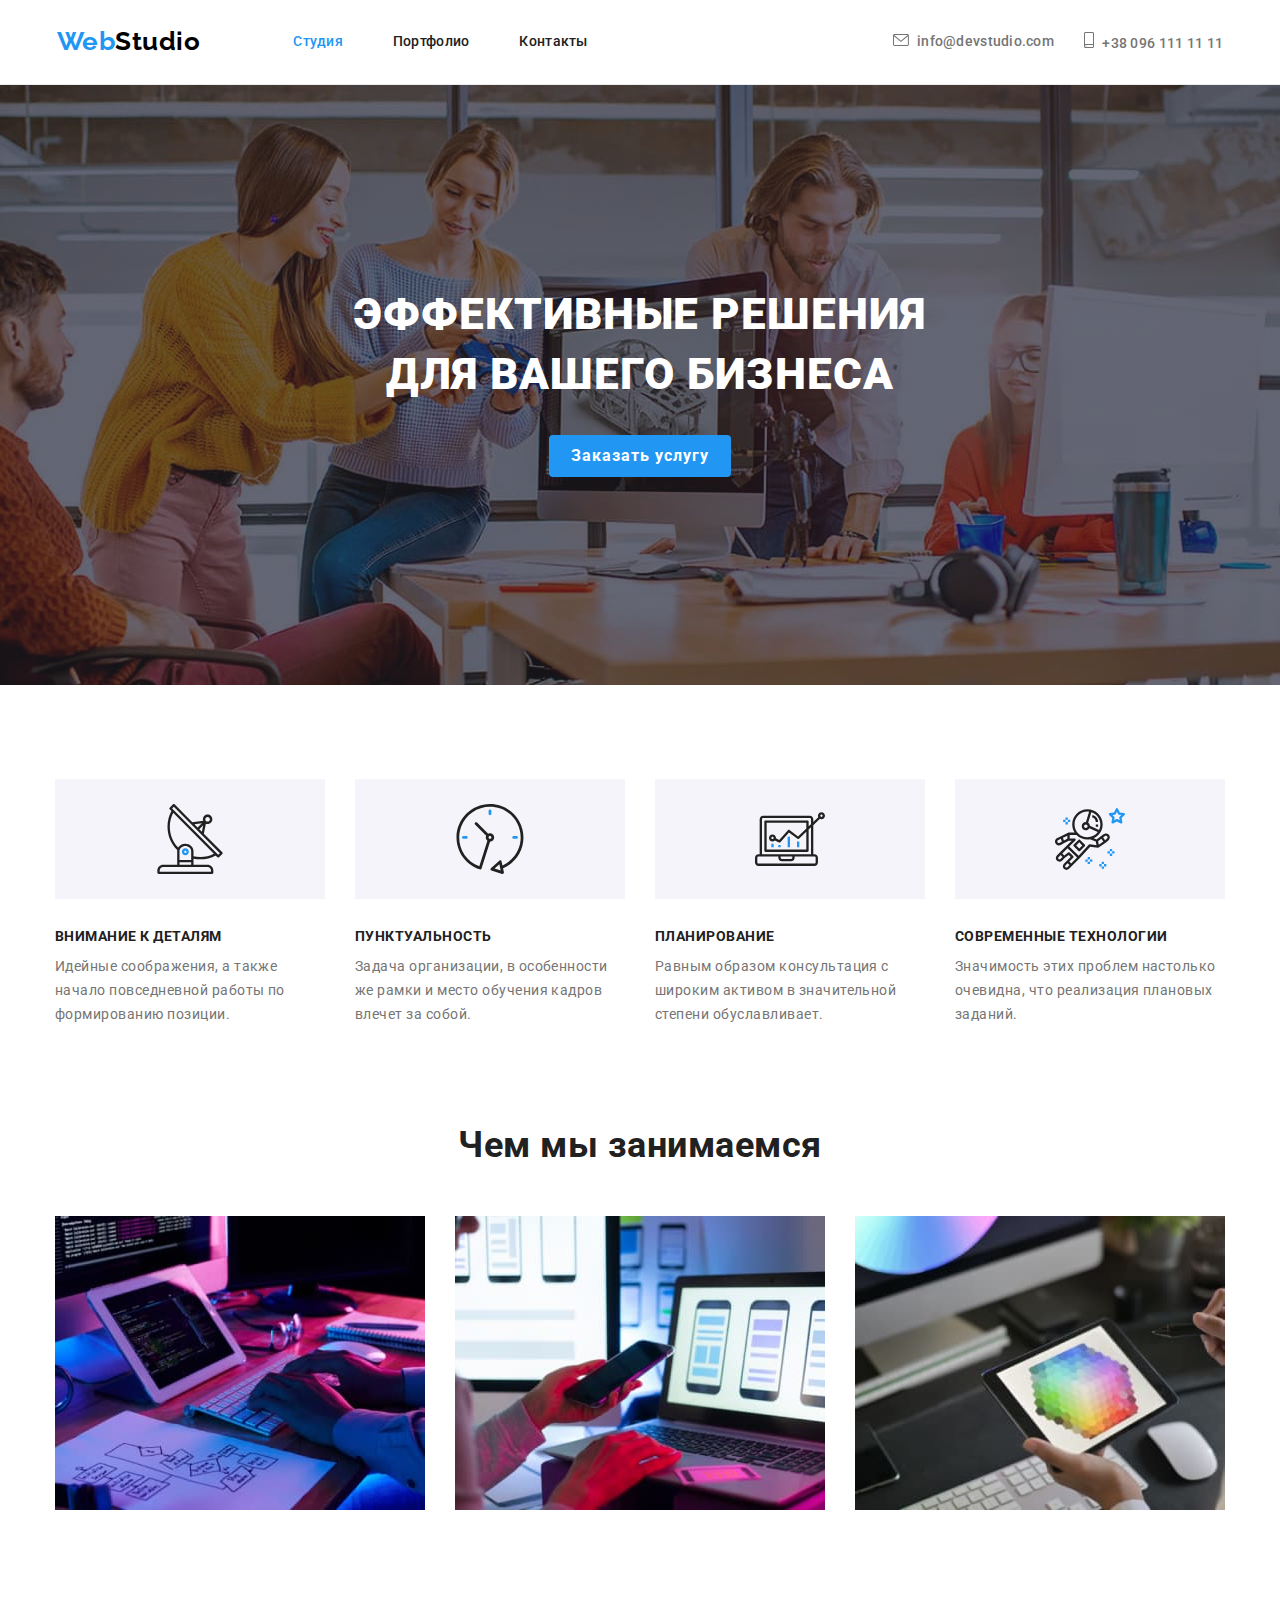
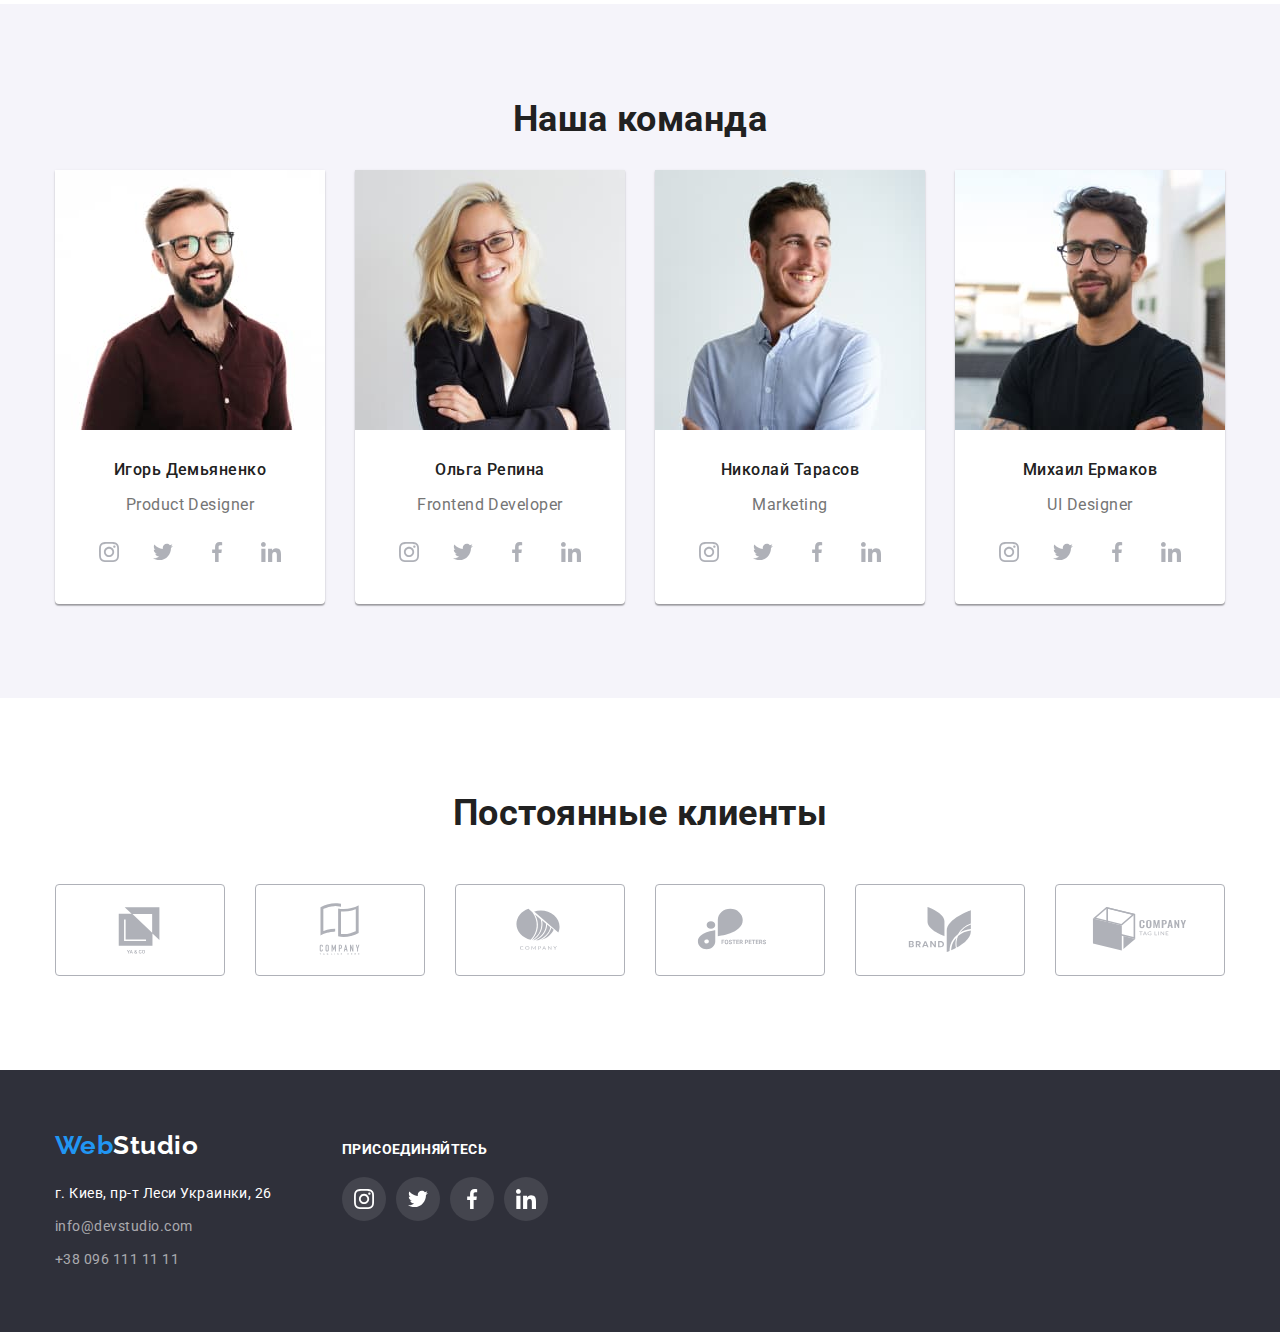
<file: index.html>
<!DOCTYPE html>
<html lang="ru">
  <head>
    <meta charset="UTF-8" />
    <meta http-equiv="X-UA-Compatible" content="IE=edge" />
    <meta name="viewport" content="width=device-width, initial-scale=1.0" />
    <title>Document</title>
    <link rel="preconnect" href="https://fonts.gstatic.com" />
    <link
      href="https://fonts.googleapis.com/css2?family=Raleway:wght@700&family=Roboto:wght@400;500;700;900&display=swap"
      rel="stylesheet"
    />
    <!--<link rel="stylesheet" href="https://cdnjs.com/libraries/modern-normalize ">-->
    <link
      rel="stylesheet"
      href="https://cdnjs.cloudflare.com/ajax/libs/modern-normalize/1.0.0/modern-normalize.min.css"
    />
    <link rel="stylesheet" href="./css/styles.css" />
  </head>
  <body>
    <!-- Шапка сайта -->
    <header class="header">
      <div class="container main-nav">
        <nav class="main-nav">
          <a href="./index.html" class="logo header-logo"
            >Web<span class="accent">Studio</span>
          </a>
          <ul class="site-nav list">
            <li class="item">
              <a href="./index.html" class="link nav-top current">Студия</a>
            </li>
            <li class="item">
              <a href="./portfolio.html" class="link nav-top">Портфолио</a>
            </li>
            <li class="item"><a href="" class="link nav-top">Контакты</a></li>
          </ul>
        </nav>
        <ul class="site-contacts list">
          <li class="item contacts-link">
            <a href="mailto:info@devstudio.com" class="link nav-top">
              <svg class="icon-mail">
                <use
                  href="./images/icons/symbol-defs.svg#icon-envelopehover"
                ></use>
              </svg>
              info@devstudio.com
            </a>
          </li>
          <li class="item contacts-link">
            <a href="tel:+380961111111" class="link nav-top">
              <svg class="icon-phone">
                <use
                  href="./images/icons/symbol-defs.svg#icon-smartphone"
                ></use>
              </svg>
              +38 096 111 11 11</a
            >
          </li>
        </ul>
      </div>
    </header>

    <main>
      <!-- Главная секция - Блок "Герой"  -->
      <section class="hero overlay">
        <div class="container">
          <h1 class="hero-title">
            Эффективные решения <br />
            для вашего бизнеса
          </h1>
          <button type="button" class="button primary pointer">
            Заказать услугу
          </button>
        </div>
      </section>

      <!-- Особенности - заголовок h2 спрятать-->
      <section class="section">
        <div class="container">
          <h2 class="section-title visually-hidden">Особенности</h2>
          <ul class="features-list list">
            <li class="features-item">
              <div class="features-content">
                <div class="features-svg">
                  <svg class="features-icon">
                    <use
                      href="./images/icons/symbol-defs.svg#icon-antenna1"
                    ></use>
                  </svg>
                </div>
                <div class="features-list-text">
                  <h3 class="title">Внимание к деталям</h3>
                  <p class="specialty">
                    Идейные соображения, а также начало повседневной работы по
                    формированию позиции.
                  </p>
                </div>
              </div>
            </li>

            <li class="features-item">
              <div class="features-content">
                <div class="features-svg">
                  <svg class="features-icon">
                    <use
                      href="./images/icons/symbol-defs.svg#icon-clock1"
                    ></use>
                  </svg>
                </div>
                <div class="features-list-text">
                  <h3 class="title">Пунктуальность</h3>
                  <p class="specialty">
                    Задача организации, в особенности же рамки и место обучения
                    кадров влечет за собой.
                  </p>
                </div>
              </div>
            </li>
            <li class="features-item">
              <div class="features-content">
                <div class="features-svg">
                  <svg class="features-icon">
                    <use
                      href="./images/icons/symbol-defs.svg#icon-diagram1"
                    ></use>
                  </svg>
                </div>
                <div class="features-list-text">
                  <h3 class="title">Планирование</h3>
                  <p class="specialty">
                    Равным образом консультация с широким активом в значительной
                    степени обуславливает.
                  </p>
                </div>
              </div>
            </li>
            <li class="features-item">
              <div class="features-content">
                <div class="features-svg">
                  <svg class="features-icon">
                    <use
                      href="./images/icons/symbol-defs.svg#icon-astronaut"
                    ></use>
                  </svg>
                </div>
                <div class="features-list-text">
                  <h3 class="title">Современные технологии</h3>
                  <p class="specialty">
                    Значимость этих проблем настолько очевидна, что реализация
                    плановых заданий.
                  </p>
                </div>
              </div>
            </li>
          </ul>
        </div>
      </section>

      <!-- Чем мы занимаемся   -->
      <section class="section section-works">
        <div class="container">
          <h2 class="section-title works">Чем мы занимаемся</h2>
          <ul class="list flex-item">
            <li class="flex-item picture">
              <img src="./images/box1.jpg" alt="Вид сайта на ПК" width="370" />
            </li>
            <li class="flex-item picture">
              <img
                src="./images/box2.jpg"
                alt="Разработка мобильного приложения"
                width="370"
              />
            </li>
            <li class="flex-item picture">
              <img
                src="./images/box3.jpg"
                alt="Вид сайта на планшете"
                width="370"
              />
            </li>
          </ul>
        </div>
      </section>

      <!-- Наша команда -->
      <section class="team section">
        <div class="container">
          <h2 class="section-title team">Наша команда</h2>
          <ul class="master list flex-item">
            <li class="team-border">
              <div>
                <img
                  class="flex-item picture"
                  src="./images/img1.jpg"
                  alt="Игорь Демьяненко"
                  width="270"
                />
                <div class="team-text">
                  <h3 class="list">Игорь Демьяненко</h3>
                  <p class="master-post">Product Designer</p>
                </div>
                <div>
                  <ul class="socials-icons">
                    <li class="list socials-icons-item">
                      <a href="" class="socials-icons-link"
                        ><svg class="socials-icons-svg">
                          <use
                            href="./images/icons/symbol-defs.svg#icon-instagram"
                          ></use>
                        </svg>
                      </a>
                    </li>
                    <li class="list socials-icons-item">
                      <a href="" class="socials-icons-link"
                        ><svg class="socials-icons-svg">
                          <use
                            href="./images/icons/symbol-defs.svg#icon-twitter"
                          ></use>
                        </svg>
                      </a>
                    </li>
                    <li class="list socials-icons-item">
                      <a href="" class="socials-icons-link"
                        ><svg class="socials-icons-svg">
                          <use
                            href="./images/icons/symbol-defs.svg#icon-facebook"
                          ></use>
                        </svg>
                      </a>
                    </li>
                    <li class="list socials-icons-item">
                      <a href="" class="socials-icons-link"
                        ><svg class="socials-icons-svg">
                          <use
                            href="./images/icons/symbol-defs.svg#icon-linkedin"
                          ></use>
                        </svg>
                      </a>
                    </li>
                  </ul>
                </div>
              </div>
            </li>
            <li class="team-border">
              <div>
                <img
                  class="flex-item picture"
                  src="./images/img2.jpg"
                  alt="Ольга Репина"
                  width="270"
                />
                <div class="team-text">
                  <h3 class="list">Ольга Репина</h3>
                  <p class="master-post">Frontend Developer</p>
                </div>
                <div>
                  <ul class="socials-icons">
                    <li class="list socials-icons-item">
                      <a href="" class="socials-icons-link"
                        ><svg class="socials-icons-svg">
                          <use
                            href="./images/icons/symbol-defs.svg#icon-instagram"
                          ></use>
                        </svg>
                      </a>
                    </li>
                    <li class="list socials-icons-item">
                      <a href="" class="socials-icons-link"
                        ><svg class="socials-icons-svg">
                          <use
                            href="./images/icons/symbol-defs.svg#icon-twitter"
                          ></use>
                        </svg>
                      </a>
                    </li>
                    <li class="list socials-icons-item">
                      <a href="" class="socials-icons-link"
                        ><svg class="socials-icons-svg">
                          <use
                            href="./images/icons/symbol-defs.svg#icon-facebook"
                          ></use>
                        </svg>
                      </a>
                    </li>
                    <li class="list socials-icons-item">
                      <a href="" class="socials-icons-link"
                        ><svg class="socials-icons-svg">
                          <use
                            href="./images/icons/symbol-defs.svg#icon-linkedin"
                          ></use>
                        </svg>
                      </a>
                    </li>
                  </ul>
                </div>
              </div>
            </li>
            <li class="team-border">
              <div>
                <img
                  class="flex-item picture"
                  src="./images/img3.jpg"
                  alt="Николай Тарасов"
                  width="270"
                />
                <div class="team-text">
                  <h3 class="list">Николай Тарасов</h3>
                  <p class="master-post">Marketing</p>
                </div>
                <div>
                  <ul class="socials-icons">
                    <li class="list socials-icons-item">
                      <a href="" class="socials-icons-link"
                        ><svg class="socials-icons-svg">
                          <use
                            href="./images/icons/symbol-defs.svg#icon-instagram"
                          ></use>
                        </svg>
                      </a>
                    </li>
                    <li class="list socials-icons-item">
                      <a href="" class="socials-icons-link"
                        ><svg class="socials-icons-svg">
                          <use
                            href="./images/icons/symbol-defs.svg#icon-twitter"
                          ></use>
                        </svg>
                      </a>
                    </li>
                    <li class="list socials-icons-item">
                      <a href="" class="socials-icons-link"
                        ><svg class="socials-icons-svg">
                          <use
                            href="./images/icons/symbol-defs.svg#icon-facebook"
                          ></use>
                        </svg>
                      </a>
                    </li>
                    <li class="list socials-icons-item">
                      <a href="" class="socials-icons-link"
                        ><svg class="socials-icons-svg">
                          <use
                            href="./images/icons/symbol-defs.svg#icon-linkedin"
                          ></use>
                        </svg>
                      </a>
                    </li>
                  </ul>
                </div>
              </div>
            </li>
            <li class="team-border">
              <div>
                <img
                  class="flex-item picture"
                  src="./images/img4.jpg"
                  alt="Михаил Ермаков"
                  width="270"
                />
                <div class="team-text">
                  <h3 class="list">Михаил Ермаков</h3>
                  <p class="master-post">UI Designer</p>
                </div>
                <div>
                  <ul class="socials-icons">
                    <li class="list socials-icons-item">
                      <a href="" class="socials-icons-link"
                        ><svg class="socials-icons-svg">
                          <use
                            href="./images/icons/symbol-defs.svg#icon-instagram"
                          ></use>
                        </svg>
                      </a>
                    </li>
                    <li class="list socials-icons-item">
                      <a href="" class="socials-icons-link"
                        ><svg class="socials-icons-svg">
                          <use
                            href="./images/icons/symbol-defs.svg#icon-twitter"
                          ></use>
                        </svg>
                      </a>
                    </li>
                    <li class="list socials-icons-item">
                      <a href="" class="socials-icons-link"
                        ><svg class="socials-icons-svg">
                          <use
                            href="./images/icons/symbol-defs.svg#icon-facebook"
                          ></use>
                        </svg>
                      </a>
                    </li>
                    <li class="list socials-icons-item">
                      <a href="" class="socials-icons-link"
                        ><svg class="socials-icons-svg">
                          <use
                            href="./images/icons/symbol-defs.svg#icon-linkedin"
                          ></use>
                        </svg>
                      </a>
                    </li>
                  </ul>
                </div>
              </div>
            </li>
          </ul>
        </div>
      </section>
    </main>

    <!-- Постоянные клиенты-->

    <section class="section">
      <div class="container">
        <h2 class="section-title clients">Постоянные клиенты</h2>
        <ul class="clients-list">
          <li class="list clients-company">
            <a
              href=""
              class="company-img"
              target="_blank"
              rel="noopener noreferrer"
            >
              <svg class="clients-svg" width="41" height="47">
                <use href="./images/icons/symbol-defs.svg#icon-logo1"></use>
              </svg>
            </a>
          </li>
          <li class="list clients-company">
            <a
              href=""
              class="company-img"
              target="_blank"
              rel="noopener noreferrer"
            >
              <svg class="clients-svg" width="40" height="52">
                <use href="./images/icons/symbol-defs.svg#icon-logo2"></use>
              </svg>
            </a>
          </li>
          <li class="list clients-company">
            <a
              href=""
              class="company-img"
              target="_blank"
              rel="noopener noreferrer"
            >
              <svg class="clients-svg" width="43" height="41">
                <use href="./images/icons/symbol-defs.svg#icon-logo3"></use>
              </svg>
            </a>
          </li>
          <li class="list clients-company">
            <a
              href=""
              class="company-img"
              target="_blank"
              rel="noopener noreferrer"
            >
              <svg class="clients-svg" width="84" height="40">
                <use href="./images/icons/symbol-defs.svg#icon-logo4"></use>
              </svg>
            </a>
          </li>
          <li class="list clients-company">
            <a
              href=""
              class="company-img"
              target="_blank"
              rel="noopener noreferrer"
            >
              <svg class="clients-svg" width="62" height="45">
                <use href="./images/icons/symbol-defs.svg#icon-logo5"></use>
              </svg>
            </a>
          </li>
          <li class="list clients-company">
            <a
              href=""
              class="company-img"
              target="_blank"
              rel="noopener noreferrer"
            >
              <svg class="clients-svg" width="93" height="43">
                <use href="./images/icons/symbol-defs.svg#icon-logo6"></use>
              </svg>
            </a>
          </li>
        </ul>
      </div>
    </section>

    <!-- Подвал -->

    <footer class="page-footer">
      <div class="container footer-content">
        <div>
          <a href="./index.html" class="logo"
            >Web<span class="address-accent">Studio</span>
          </a>
          <address>
            <ul class="list footer-list">
              <li class="address-list">
                <p class="address-location">г. Киев, пр-т Леси Украинки, 26</p>
              </li>
              <li class="address-list">
                <a href="mailto:info@devstudio.com" class="address-contacts"
                  >info@devstudio.com
                </a>
              </li>
              <li class="address-list">
                <a href="tel:+380961111111" class="address-contacts"
                  >+38 096 111 11 11
                </a>
              </li>
            </ul>
          </address>
        </div>
        <div class="footer-socials">
          <h2 class="footer-socials-top">Присоединяйтесь</h2>
          <ul class="socials-icons footer-socials-icons">
            <li class="list socials-icons-item">
              <a href="" class="socials-icons-link footer-radius">
                <svg
                  class="socials-icons-svg socials-color"
                  width="20"
                  height="20"
                >
                  <use
                    href="./images/icons/symbol-defs.svg#icon-instagram"
                  ></use>
                </svg>
              </a>
            </li>
            <li class="list socials-icons-item">
              <a href="" class="socials-icons-link footer-radius"
                ><svg class="socials-icons-svg socials-color">
                  <use href="./images/icons/symbol-defs.svg#icon-twitter"></use>
                </svg>
              </a>
            </li>
            <li class="list socials-icons-item">
              <a href="" class="socials-icons-link footer-radius"
                ><svg class="socials-icons-svg socials-color">
                  <use
                    href="./images/icons/symbol-defs.svg#icon-facebook"
                  ></use>
                </svg>
              </a>
            </li>
            <li class="list socials-icons-item">
              <a href="" class="socials-icons-link footer-radius"
                ><svg class="socials-icons-svg socials-color">
                  <use
                    href="./images/icons/symbol-defs.svg#icon-linkedin"
                  ></use>
                </svg>
              </a>
            </li>
          </ul>
        </div>
      </div>
    </footer>
  </body>
</html>
</file>
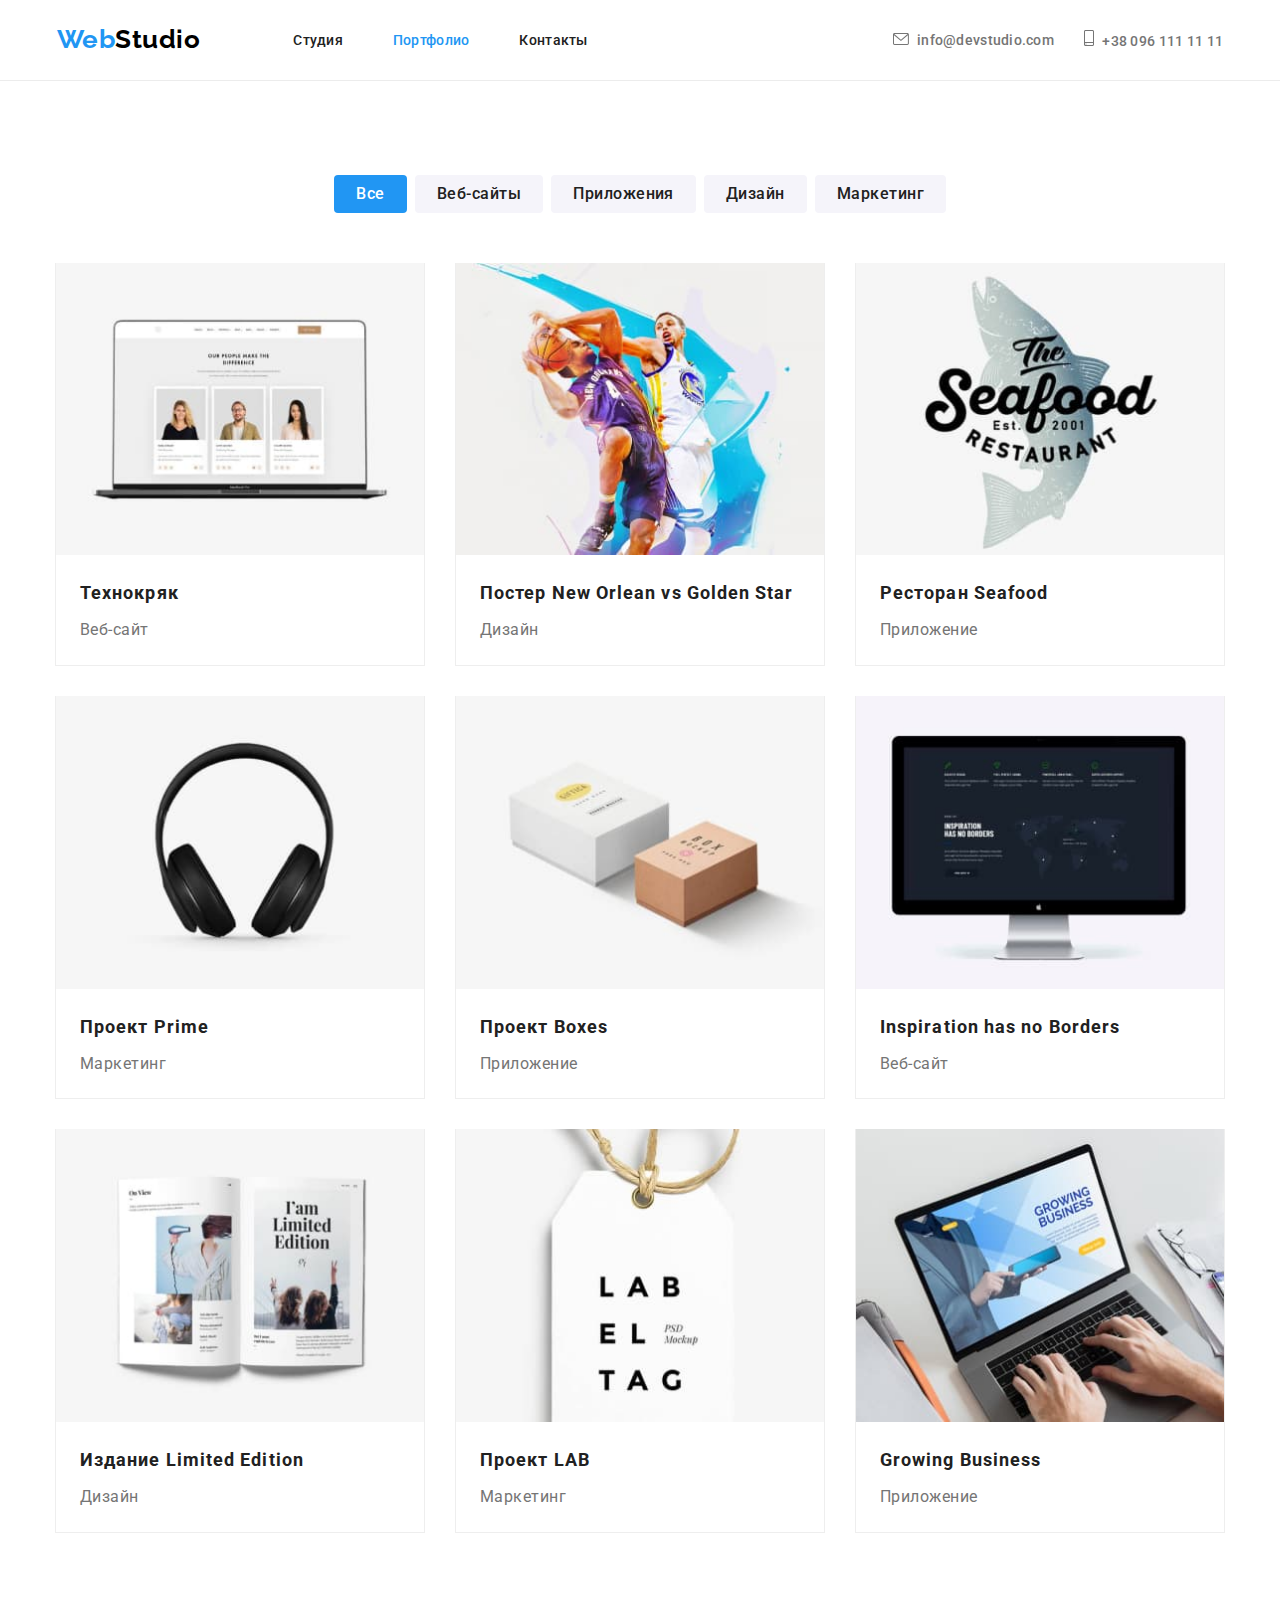
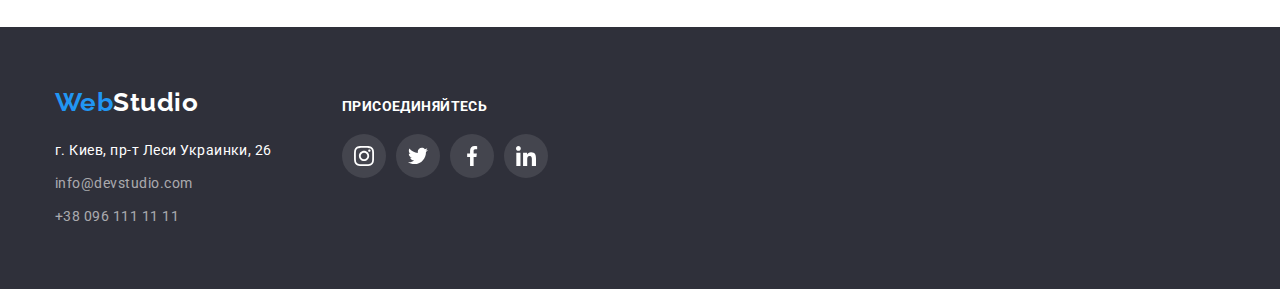
<file: portfolio.html>
<!DOCTYPE html>
<html lang="ru">
  <head>
    <meta charset="UTF-8" />
    <meta http-equiv="X-UA-Compatible" content="IE=edge" />
    <meta name="viewport" content="width=device-width, initial-scale=1.0" />
    <title>Portfolio</title>
    <link rel="preconnect" href="https://fonts.gstatic.com" />
    <link
      href="https://fonts.googleapis.com/css2?family=Raleway:wght@700&family=Roboto:wght@400;500;700;900&display=swap"
      rel="stylesheet"
    />
    <!--<link rel="stylesheet" href="https://cdnjs.com/libraries/modern-normalize ">-->
    <link
      rel="stylesheet"
      href="https://cdnjs.cloudflare.com/ajax/libs/modern-normalize/1.0.0/modern-normalize.min.css"
    />
    <link rel="stylesheet" href="./css/styles.css" />
  </head>

  <body class="body">
    <!-- Шапка сайта -->
    <header class="header">
      <div class="container main-nav">
        <nav class="main-nav">
          <a href="./index.html" class="logo header-logo"
            >Web<span class="accent">Studio</span>
          </a>
          <ul class="site-nav list">
            <li class="item">
              <a href="./index.html" class="link">Студия</a>
            </li>
            <li class="item">
              <a href="./portfolio.html" class="link current">Портфолио</a>
            </li>
            <li class="item"><a href="" class="link">Контакты</a></li>
          </ul>
        </nav>
        <ul class="site-contacts list">
          <li class="item contacts-link">
            <a href="mailto:info@devstudio.com" class="link">
              <svg class="icon-mail">
                <use
                  href="./images/icons/symbol-defs.svg#icon-envelopehover"
                ></use>
              </svg>
              info@devstudio.com
            </a>
          </li>
          <li class="item contacts-link">
            <a href="tel:+380961111111" class="link">
              <svg class="icon-phone">
                <use
                  href="./images/icons/symbol-defs.svg#icon-smartphone"
                ></use>
              </svg>
              +38 096 111 11 11</a
            >
          </li>
        </ul>
      </div>
    </header>

    <main>
      <!-- Фильтры -->
      <section class="section">
        <div class="container filters-item">
          <h1 class="visually-hidden">Фильтры</h1>
          <ul class="list filters-button">
            <li class="list-button">
              <button type="button" class="button filters pointer button-all">
                Все
              </button>
            </li>
            <li class="list-button">
              <button type="button" class="button filters pointer">
                Веб-сайты
              </button>
            </li>
            <li class="list-button">
              <button type="button" class="button filters pointer">
                Приложения
              </button>
            </li>
            <li class="list-button">
              <button type="button" class="button filters pointer">
                Дизайн
              </button>
            </li>
            <li class="list-button">
              <button type="button" class="button filters pointer">
                Маркетинг
              </button>
            </li>
          </ul>
          <h2 class="visually-hidden">Проекты</h2>
          <ul class="list projects">
            <li class="projects-items">
              <div class="projects-content">
                <a href="" class="projects-link">
                  <img
                    class="projects-items-img"
                    src="./images/tekhno.jpg"
                    alt="Сайт клиентов"
                    width="370"
                  />
                  <div class="projects-text">
                    <h3 class="section-title caption">Технокряк</h3>
                    <p class="group">Веб-сайт</p>
                  </div>
                </a>
              </div>
            </li>
            <li class="projects-items">
              <div class="projects-content">
                <a href="" class="projects-link">
                  <img
                    class="projects-items-img"
                    src="./images/orlean.jpg"
                    alt="Баскетболисты в прыжке"
                    width="370"
                  />
                  <div class="projects-text">
                    <h3 class="section-title caption">
                      Постер New Orlean vs Golden Star
                    </h3>
                    <p class="group">Дизайн</p>
                  </div>
                </a>
              </div>
            </li>
            <li class="projects-items">
              <div class="projects-content">
                <a href="" class="projects-link">
                  <img
                    class="projects-items-img"
                    src="./images/seafood.jpg"
                    alt="Логотип ресторана"
                    width="370"
                  />
                  <div class="projects-text">
                    <h3 class="section-title caption">Ресторан Seafood</h3>
                    <p class="group">Приложение</p>
                  </div>
                </a>
              </div>
            </li>
            <li class="projects-items">
              <div class="projects-content">
                <a href="" class="projects-link">
                  <img
                    class="projects-items-img"
                    src="./images/prime.jpg"
                    alt="Наушники"
                    width="370"
                  />
                  <div class="projects-text">
                    <h3 class="section-title caption">Проект Prime</h3>
                    <p class="group">Маркетинг</p>
                  </div>
                </a>
              </div>
            </li>
            <li class="projects-items">
              <div class="projects-content">
                <a href="" class="projects-link">
                  <img
                    class="projects-items-img"
                    src="./images/boxes.jpg"
                    alt="Коробочки на белом фоне"
                    width="370"
                  />
                  <div class="projects-text">
                    <h3 class="section-title caption">Проект Boxes</h3>
                    <p class="group">Приложение</p>
                  </div>
                </a>
              </div>
            </li>
            <li class="projects-items">
              <div class="projects-content">
                <a href="" class="projects-link">
                  <img
                    class="projects-items-img"
                    src="./images/inspiration.jpg"
                    alt="Страница сайта на темном фоне"
                    width="370"
                  />
                  <div class="projects-text">
                    <h3 class="section-title caption">
                      Inspiration has no Borders
                    </h3>
                    <p class="group">Веб-сайт</p>
                  </div>
                </a>
              </div>
            </li>
            <li class="projects-items">
              <div class="projects-content">
                <a href="" class="projects-link">
                  <img
                    class="projects-items-img"
                    src="./images/limited.jpg"
                    alt="Развертка книги"
                    width="370"
                  />
                  <div class="projects-text">
                    <h3 class="section-title caption">
                      Издание Limited Edition
                    </h3>
                    <p class="group">Дизайн</p>
                  </div>
                </a>
              </div>
            </li>
            <li class="projects-items">
              <div class="projects-content">
                <a href="" class="projects-link">
                  <img
                    class="projects-items-img"
                    src="./images/lab.jpg"
                    alt="Бирка"
                    width="370"
                  />
                  <div class="projects-text">
                    <h3 class="section-title caption">Проект LAB</h3>
                    <p class="group">Маркетинг</p>
                  </div>
                </a>
              </div>
            </li>
            <li class="projects-items">
              <div class="projects-content">
                <a href="" class="projects-link">
                  <img
                    class="projects-items-img"
                    src="./images/growing.jpg"
                    alt="Открытый ноутбук с приложением"
                    width="370"
                  />
                  <div class="projects-text">
                    <h3 class="section-title caption">Growing Business</h3>
                    <p class="group">Приложение</p>
                  </div>
                </a>
              </div>
            </li>
          </ul>
        </div>
      </section>
    </main>

    <!-- Подвал -->
    <footer class="page-footer">
      <div class="container footer-content">
        <div>
          <a href="./index.html" class="logo"
            >Web<span class="address-accent">Studio</span>
          </a>
          <address>
            <ul class="list footer-list">
              <li class="address-list">
                <p class="address-location">г. Киев, пр-т Леси Украинки, 26</p>
              </li>
              <li class="address-list">
                <a href="mailto:info@devstudio.com" class="address-contacts"
                  >info@devstudio.com
                </a>
              </li>
              <li class="address-list">
                <a href="tel:+380961111111" class="address-contacts"
                  >+38 096 111 11 11
                </a>
              </li>
            </ul>
          </address>
        </div>
        <div class="footer-socials">
          <h2 class="footer-socials-top">Присоединяйтесь</h2>
          <ul class="socials-icons footer-socials-icons">
            <li class="list socials-icons-item">
              <a href="" class="socials-icons-link footer-radius">
                <svg
                  class="socials-icons-svg socials-color"
                  width="20"
                  height="20"
                >
                  <use
                    href="./images/icons/symbol-defs.svg#icon-instagram"
                  ></use>
                </svg>
              </a>
            </li>
            <li class="list socials-icons-item">
              <a href="" class="socials-icons-link footer-radius"
                ><svg class="socials-icons-svg socials-color">
                  <use href="./images/icons/symbol-defs.svg#icon-twitter"></use>
                </svg>
              </a>
            </li>
            <li class="list socials-icons-item">
              <a href="" class="socials-icons-link footer-radius"
                ><svg class="socials-icons-svg socials-color">
                  <use
                    href="./images/icons/symbol-defs.svg#icon-facebook"
                  ></use>
                </svg>
              </a>
            </li>
            <li class="list socials-icons-item">
              <a href="" class="socials-icons-link footer-radius"
                ><svg class="socials-icons-svg socials-color">
                  <use
                    href="./images/icons/symbol-defs.svg#icon-linkedin"
                  ></use>
                </svg>
              </a>
            </li>
          </ul>
        </div>
      </div>
    </footer>
  </body>
</html>
</file>
<file: css/styles.css>
:root {
  --primary-text-color: #757575;
  --section-title-color: #212121;
  --accent-color: #2196f3;
  --button-text-color: #ffffff;
  --dark-accent-color: #000000;
  --white-accent-color: #ffffff;

  --grey-bcg-cl: #c4c4c4;
  --button-bcg-cl: #f5f4fa;
  --team-bcg-cl: #f5f4fa;
  --dark-bcg-cl: #2f303a;

  --border-main-cl: rgba(236, 236, 236, 1);
}

/* Стили для index.html */
body {
  color: var(--primary-text-color);

  font-family: Roboto, sans-serif;
  letter-spacing: 0.03em;
}

img {
  display: block;
  max-width: 100%;
  height: auto;
}

.header {
  border-bottom: 1px solid var(--border-main-cl);
}

.container {
  width: 1200px;
  padding-left: 15px;
  padding-right: 15px;
  margin-left: auto;
  margin-right: auto;
}

.main-nav {
  display: flex;
  align-items: center;
  justify-content: center;
}

.site-nav {
  display: flex;
}

.site-nav .list {
  display: flex;
  align-items: center;
}

.link {
  padding-top: 32px;
  padding-bottom: 32px;
}

.link:not(:last-child) {
  padding-left: 50px;
  padding-right: 50px;
}

.list {
  list-style: none;
  padding: 0;
  margin: 0;
}

.logo {
  font-family: Raleway, sans-serif;
  font-weight: 700;
  font-size: 26px;
  line-height: 1.19;
  text-decoration: none;
}

.logo,
.site-nav .link:hover,
.site-nav .link:focus,
.site-nav .link.current,
.site-contacts .link:hover,
.site-contacts .link:focus,
.address-contacts:hover,
.address-contacts:focus {
  color: var(--accent-color);
}

.accent {
  color: var(--dark-accent-color);
}

.header-logo {
  display: block;
  padding-top: 24px;
  padding-bottom: 25px;
}

.nav-top {
  display: block;
}

/* Site nav */

.site-nav .item:not(:last-child) {
  margin-right: 50px;
}

.site-nav {
  margin-left: 93px;
  margin-right: 305px;
}

.site-nav .link {
  color: var(--section-title-color);

  letter-spacing: 0.02em;
  font-weight: 500;
  font-size: 14px;
  line-height: 1.14;
  text-decoration: none;
}

/* Site-contacts */

.site-contacts {
  display: flex;
  align-items: center;
  justify-content: center;
}

.site-contacts .link {
  padding-top: 32px;
  padding-bottom: 32px;
  color: var(--primary-text-color);

  letter-spacing: 0.02em;
  font-weight: 500;
  font-size: 14px;
  line-height: 1.14;
  text-decoration: none;
}

.site-contacts .item:not(:last-child) {
  margin-right: 30px;
}

.contacts-link {
  color: var(--primary-text-color);
}
.contacts-link:hover,
.contacts-link:focus {
  fill: var(--accent-color);
}

.icon-mail {
  display: inline-flex;
  align-items: center;
  text-decoration: none;
  width: 16px;
  height: 12px;
  margin-right: 5px;
  cursor: pointer;
  background-size: contain;
  fill: currentColor;
}

.icon-phone {
  display: inline-flex;
  align-items: center;
  text-decoration: none;
  cursor: pointer;
  width: 10px;
  height: 16px;
  margin-right: 5px;
  background-size: contain;
  fill: currentColor;
}

/* Hero */

.overlay {
  max-width: 1600px;
  height: 600px;

  margin-left: auto;
  margin-right: auto;
  padding-top: 200px;
  padding-bottom: 200px;
  background-image: linear-gradient(
      rgba(47, 48, 58, 0.4),
      rgba(47, 48, 58, 0.4)
    ),
    url("../images/heroj.jpg");

  background-repeat: no-repeat;
  background-position: center;
  background-size: cover;
}

.hero {
  background-color: var(--grey-bcg-cl);

  letter-spacing: 0.06em;
  text-align: center;
}

.hero-title {
  margin-top: 0px;
  margin-bottom: 30px;

  color: var(--white-accent-color);

  font-weight: 900;
  font-size: 44px;
  line-height: 1.36;
  text-transform: uppercase;
}
/* Section */

.section {
  padding-top: 94px;
  padding-bottom: 94px;
}

.title {
  margin-bottom: 10px;
}

.section-title {
  margin-top: 0;
  color: var(--section-title-color);

  font-weight: 700;
  font-size: 36px;
  line-height: 1.17;
}

/* Features */

.features-list {
  display: flex;
}

.features-item {
  width: 270px;
  height: 251px;
}

.features-svg {
  display: flex;
  align-items: center;
  justify-content: center;

  width: 270px;
  height: 120px;

  background-color: var(--button-bcg-cl);
}

.features-icon {
  width: 70px;
  height: 70px;

  border-radius: 4px;
  fill: rgba(245, 244, 250, 1);
  background-size: 70px;
  background-repeat: no-repeat;
  background-position: center;
}

.features-list-text {
  margin-top: 30px;
}

.features-item:not(:last-child) {
  margin-right: 30px;
}

.features-list .title {
  color: var(--section-title-color);
}

.section .title {
  margin-top: 0px;
  margin-bottom: 10px;

  font-weight: 700;
  font-size: 14px;
  line-height: 1.14;
  text-transform: uppercase;
}
.section .specialty {
  margin-top: 0px;
  margin-bottom: 0px;
  font-size: 14px;
  line-height: 1.71;
}

.visually-hidden {
  position: absolute !important;
  clip: rect(1px 1px 1px 1px);
  clip: rect(1px, 1px, 1px, 1px);
  padding: 0 !important;
  border: 0 !important;
  height: 1px !important;
  width: 1px !important;
  overflow: hidden;
}

.flex-item {
  margin-top: 0;
  margin-bottom: 0;

  display: flex;
}

.flex-item:not(:last-child) {
  margin-right: 30px;
}
.section-works {
  padding-top: 0;
}

.works {
  text-align: center;
  margin-bottom: 50px;
}

/* Team */

.team {
  text-align: center;
  background-color: var(--team-bcg-cl);
}

.master .list {
  text-align: center;
  margin-bottom: 10px;

  color: var(--section-title-color);

  font-weight: 500;
  font-size: 16px;
  line-height: 1.19;
}

.master-post {
  text-align: center;

  font-size: 16px;
  line-height: 1.19;
}

.team-border {
  margin-right: 30px;
  box-shadow: 0px 1px 3px rgba(0, 0, 0, 0.12), 0px 1px 1px rgba(0, 0, 0, 0.14),
    0px 2px 1px rgba(0, 0, 0, 0.2);
  border-radius: 0px 0px 4px 4px;
  border-top: transparent;
  background-color: var(--white-accent-color);
}

.team-border:last-child {
  margin-right: 0px;
}

.team-text {
  padding-top: 30px;
}

.socials-icons {
  display: flex;
  align-items: center;
  justify-content: center;
  padding: 0;
  margin-bottom: 30px;
  margin-right: 32px;
  margin-left: 32px;
}

.socials-icons-item {
  margin-right: 10px;
}

.socials-icons-item:last-child {
  margin-right: 0;
}
.socials-icons-link {
  display: flex;
  align-items: center;
  justify-content: center;

  width: 44px;
  height: 44px;
}

.socials-icons-link:hover,
.socials-icons-link:focus {
  border-radius: 50%;
  background-color: var(--accent-color);
}

.socials-icons-svg {
  width: 20px;
  height: 20px;
  fill: rgba(175, 177, 184, 1);
}

.socials-icons-link:hover .socials-icons-svg,
.socials-icons-link:focus .socials-icons-svg {
  fill: var(--white-accent-color);
  background-color: var(--accent-color);
}

.list .socials-icons-item {
  margin-bottom: 0;
}

/* Button */

.button,
.button.primary {
  background-color: var(--accent-color);
}

button {
  border-radius: 4px;
  padding: 10px 32px;
  border: none;

  color: var(--button-text-color);

  min-width: 200px;
  text-align: center;
}

.button.primary {
  color: var(--button-text-color);

  letter-spacing: 0.06em;
  font-weight: 700;
  font-size: 16px;
  line-height: 1.87;
}

.pointer {
  cursor: pointer;
}

/*Clients*/

.clients {
  display: flex;
  text-align: center;
  justify-content: center;
  margin-bottom: 50px;
}

.clients-list {
  display: flex;
  padding-left: 0;
  margin-top: 0;
  margin-bottom: 0;
}

.clients-company {
  margin-right: 30px;
}

.clients-company:last-child {
  margin-right: 0;
}

.company-img {
  display: flex;
  align-items: center;
  justify-content: center;
  width: 170px;
  height: 92px;
  border-radius: 4px;
  border: 1px solid rgba(175, 177, 184, 1);
  cursor: pointer;
  color: #afb1b8;
}

.company-img:hover,
.company-img:focus {
  color: rgba(33, 150, 243, 1);
  border: 1px solid rgba(33, 150, 243, 1);
}

.clients-svg {
  display: inline-flex;
  justify-content: center;
  align-items: center;
  width: 106px;
  height: 60px;
  fill: currentColor;
}

.clients-svg:hover,
.clients-svg:focus {
  fill: rgba(33, 150, 243, 1);
}

/* Footer */

footer {
  background-color: var(--dark-bcg-cl);

  font-size: 14px;
  line-height: 1.71;
}

.page-footer {
  padding-top: 60px;
  padding-bottom: 60px;
}

.footer-content {
  display: flex;
  align-items: baseline;
}

.footer-socials {
  display: block;
  align-items: center;
  justify-content: left;
  margin-left: 70px;
}

.footer-socials-icons {
  margin: 0;
}

.footer-radius {
  background-color: rgba(255, 255, 255, 0.1);
  border-radius: 50%;
}

.footer-socials-top {
  margin: 0;
  padding-bottom: 20px;

  font-weight: bold;
  font-size: 14px;
  line-height: 16px;
  letter-spacing: 0.03em;
  text-transform: uppercase;
  color: var(--white-accent-color);
}

.socials-color {
  fill: var(--button-text-color);
}

.footer-list {
  margin-top: 20px;
}

.address-list:not(:last-child) {
  margin-bottom: 9px;
}

.address-location {
  margin-top: 0;
  margin-bottom: 0;
  color: var(--button-text-color);

  font-style: normal;
}

.address-contacts {
  font-style: normal;
  color: rgba(255, 255, 255, 0.6);

  text-decoration: none;
}

.address-accent {
  color: var(--white-accent-color);
}

/* Стили для portfolio.html */

.section .filters {
  color: var(--section-title-color);
  background-color: var(--button-bcg-cl);

  font-family: inherit;
  font-weight: 500;
  font-size: 16px;
  line-height: 1.62;
  letter-spacing: 0.03em;
}

.list-button .button-all {
  color: var(--button-text-color);
  background-color: var(--accent-color);
}

.pointer {
  border-radius: 4px;
  padding: 6px 22px;

  min-width: 73px;
  text-align: center;
}

.filters-button {
  display: flex;
  align-items: center;
  justify-content: center;
  margin-top: 0;
  margin-bottom: 50px;
}

.button:hover,
.button:focus {
  color: var(--button-text-color);
  background-color: var(--accent-color);
  border: 1px solid #000000;
  box-sizing: border-box;
  box-shadow: 0px 3px 1px rgba(0, 0, 0, 0.1), 0px 1px 2px rgba(0, 0, 0, 0.08),
    0px 2px 2px rgba(0, 0, 0, 0.12);
  border-radius: 4px;
  border: none;
}

.list-button {
  margin-right: 8px;
}

.list-button:last-child {
  margin-right: 0;
}

.section .caption {
  margin-bottom: 4px;
  font-size: 18px;
  line-height: 2;
  letter-spacing: 0.06em;
}

.section .group {
  margin-top: 0;
  margin-bottom: 0;
  font-size: 16px;
  line-height: 1.87;
  text-decoration: none;
}

.projects {
  display: flex;
  flex-wrap: wrap;
}

.projects-items-img {
  display: block;
}

.projects-text {
  padding-top: 20px;
  padding-right: 24px;
  padding-bottom: 20px;
  padding-left: 24px;
  text-decoration: none;
}

.projects-items {
  border: 1px solid rgba(238, 238, 238, 1);
  border-top: transparent;
  margin-right: 30px;
  margin-bottom: 30px;
  width: 370px;
}

.projects-link {
  display: block;
  text-decoration: none;
}
.group {
  color: var(--primary-text-color);
}

.projects-link:hover,
.projects-link:focus {
  background: #ffffff;
  border: 1px solid #eeeeee;
  box-sizing: border-box;
  box-shadow: 0px 1px 1px rgba(0, 0, 0, 0.12), 0px 4px 4px rgba(0, 0, 0, 0.06),
    1px 4px 6px rgba(0, 0, 0, 0.16);
}

/* flex-basis: calc((100% - 3 * 30px) / 3); */

.projects-items:nth-child(3n) {
  margin-right: 0;
}

.projects-items:nth-last-child(-n + 3) {
  margin-bottom: 0;
}
</file>
